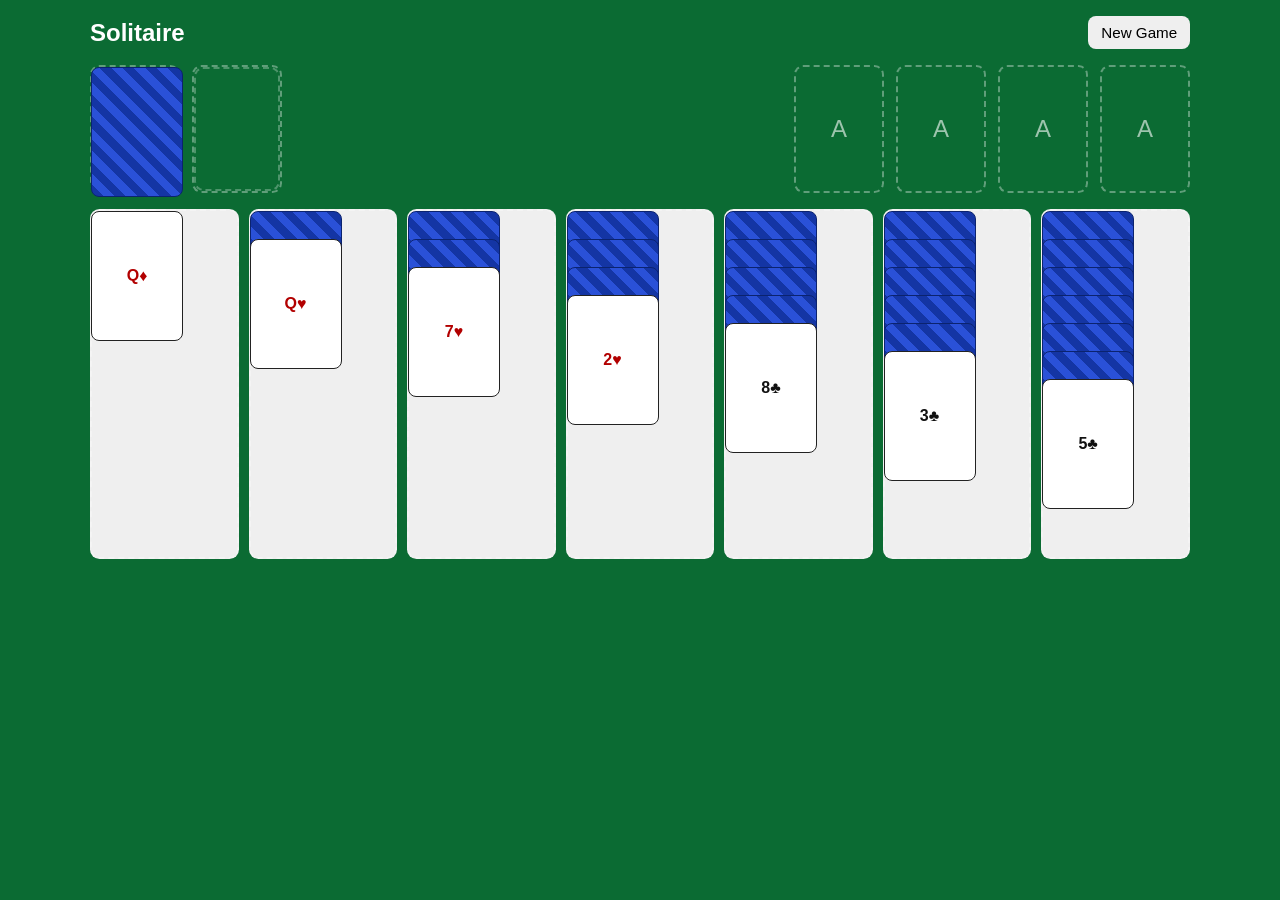
<file: solitaire/index.html>
<!DOCTYPE html>
<html lang="en">
  <head>
    <meta charset="UTF-8" />
    <meta name="viewport" content="width=device-width, initial-scale=1.0" />
    <title>Solitaire</title>
    <link rel="stylesheet" href="./style.css" />
  </head>
  <body>
    <main class="game">
      <header class="top-bar">
        <h1>Solitaire</h1>
        <button id="new-game" type="button">New Game</button>
      </header>

      <section class="upper-row">
        <div class="pile-group">
          <button id="stock" class="pile stock" type="button" aria-label="Draw from stock"></button>
          <button id="waste" class="pile waste" type="button" aria-label="Waste pile"></button>
        </div>
        <div id="foundations" class="pile-group foundations"></div>
      </section>

      <section id="tableau" class="tableau"></section>
      <p id="status" class="status" aria-live="polite"></p>
    </main>

    <script src="./script.js"></script>
  </body>
</html>
</file>
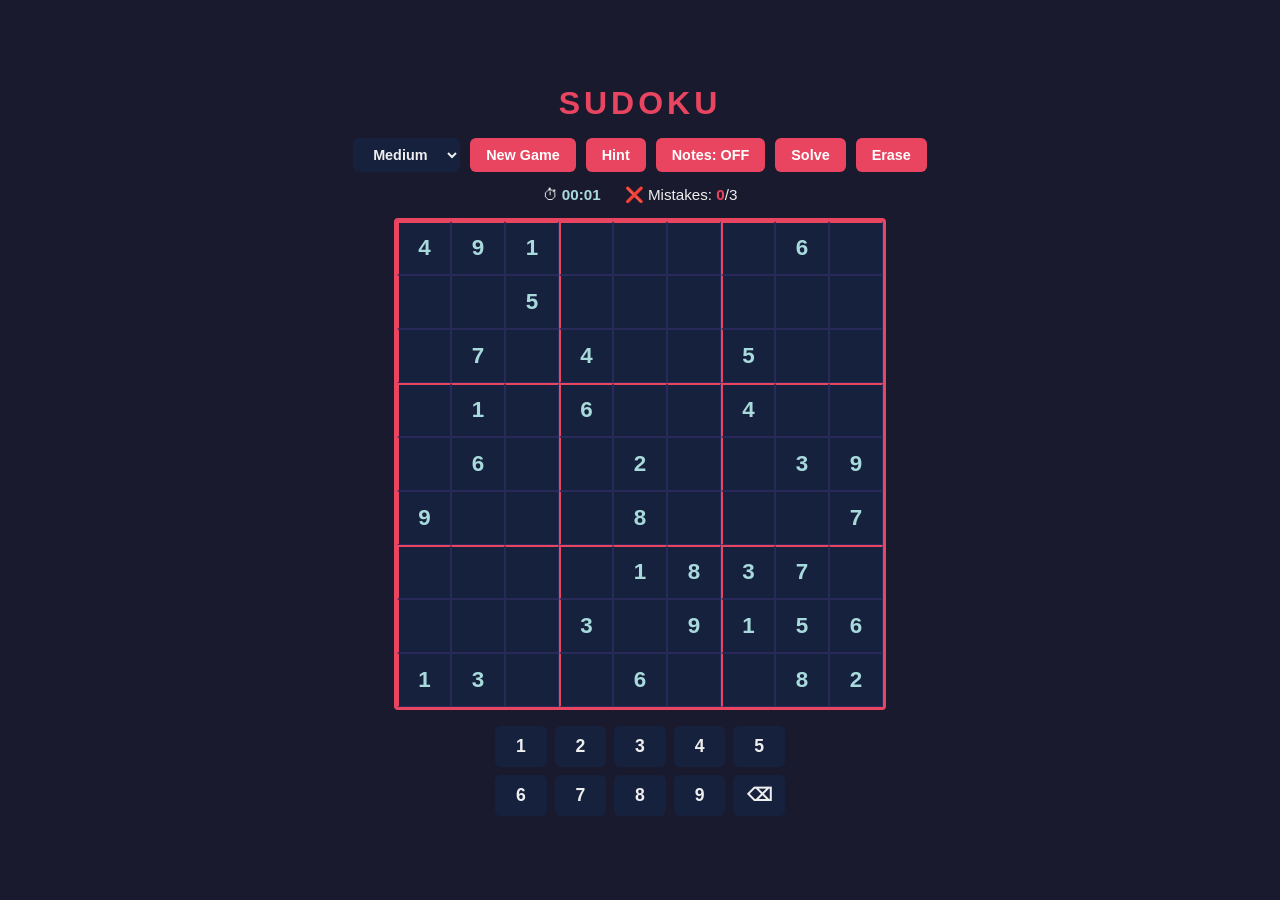
<file: sudoku.html>
<!DOCTYPE html>
<html lang="en">
<head>
  <meta charset="UTF-8" />
  <meta name="viewport" content="width=device-width, initial-scale=1.0" />
  <title>Sudoku</title>
  <style>
    *, *::before, *::after { box-sizing: border-box; margin: 0; padding: 0; }

    body {
      font-family: 'Segoe UI', Arial, sans-serif;
      background: #1a1a2e;
      color: #eee;
      min-height: 100vh;
      display: flex;
      flex-direction: column;
      align-items: center;
      justify-content: center;
      padding: 20px;
    }

    h1 {
      font-size: 2rem;
      letter-spacing: 4px;
      margin-bottom: 16px;
      color: #e94560;
      text-transform: uppercase;
    }

    /* ── toolbar ── */
    .toolbar {
      display: flex;
      gap: 10px;
      flex-wrap: wrap;
      justify-content: center;
      margin-bottom: 14px;
    }

    .toolbar select,
    .toolbar button {
      padding: 8px 16px;
      border: none;
      border-radius: 6px;
      font-size: 0.9rem;
      cursor: pointer;
      font-weight: 600;
      transition: filter 0.15s;
    }
    .toolbar select { background: #16213e; color: #eee; }
    .toolbar button { background: #e94560; color: #fff; }
    .toolbar button:hover,
    .toolbar select:hover { filter: brightness(1.15); }

    /* ── status ── */
    .status-bar {
      display: flex;
      gap: 24px;
      margin-bottom: 14px;
      font-size: 0.95rem;
    }
    #timer { color: #a8dadc; font-weight: 700; }
    #mistakes { color: #e94560; font-weight: 700; }

    /* ── board ── */
    .board-wrapper {
      position: relative;
    }

    #board {
      display: grid;
      grid-template-columns: repeat(9, 1fr);
      gap: 0;
      border: 3px solid #e94560;
      border-radius: 4px;
      background: #16213e;
      user-select: none;
    }

    .cell {
      width: 54px;
      height: 54px;
      display: flex;
      align-items: center;
      justify-content: center;
      font-size: 1.4rem;
      font-weight: 600;
      cursor: pointer;
      border: 1px solid #2a2a5a;
      transition: background 0.1s;
      position: relative;
    }

    /* thick box borders */
    .cell:nth-child(3n+1)  { border-left: 2px solid #e94560; }
    .cell:nth-child(n+1):nth-child(-n+9)   { border-top: 2px solid #e94560; }
    .cell:nth-child(n+28):nth-child(-n+36) { border-top: 2px solid #e94560; }
    .cell:nth-child(n+55):nth-child(-n+63) { border-top: 2px solid #e94560; }

    .cell.given  { color: #a8dadc; }
    .cell.player { color: #f4d03f; }
    .cell.error  { color: #e74c3c; }
    .cell.selected { background: #0f3460; }
    .cell.highlight { background: #1b2a4a; }
    .cell.same-num  { background: #1e3a5f; }

    /* pencil marks */
    .notes-grid {
      display: grid;
      grid-template-columns: repeat(3, 1fr);
      grid-template-rows: repeat(3, 1fr);
      width: 100%;
      height: 100%;
      position: absolute;
      inset: 0;
      padding: 1px;
    }
    .note-digit {
      font-size: 0.55rem;
      display: flex;
      align-items: center;
      justify-content: center;
      color: #aaa;
    }

    /* ── number pad ── */
    #numpad {
      display: grid;
      grid-template-columns: repeat(5, 1fr);
      gap: 8px;
      margin-top: 16px;
      width: 100%;
      max-width: 290px;
    }
    #numpad button {
      padding: 10px 0;
      border: none;
      border-radius: 6px;
      background: #16213e;
      color: #eee;
      font-size: 1.1rem;
      font-weight: 700;
      cursor: pointer;
      transition: background 0.15s, color 0.15s;
    }
    #numpad button:hover { background: #e94560; color: #fff; }
    #numpad button.active { background: #e94560; color: #fff; }

    /* ── overlay ── */
    #overlay {
      display: none;
      position: fixed;
      inset: 0;
      background: rgba(0,0,0,.75);
      align-items: center;
      justify-content: center;
      z-index: 10;
    }
    #overlay.show { display: flex; }
    .modal {
      background: #16213e;
      border: 2px solid #e94560;
      border-radius: 12px;
      padding: 40px 50px;
      text-align: center;
    }
    .modal h2 { font-size: 2rem; margin-bottom: 12px; color: #e94560; }
    .modal p  { font-size: 1.1rem; margin-bottom: 24px; color: #ccc; }
    .modal button {
      padding: 10px 28px;
      background: #e94560;
      color: #fff;
      border: none;
      border-radius: 8px;
      font-size: 1rem;
      font-weight: 700;
      cursor: pointer;
    }
  </style>
</head>
<body>

<h1>Sudoku</h1>

<div class="toolbar">
  <select id="difficulty">
    <option value="easy">Easy</option>
    <option value="medium" selected>Medium</option>
    <option value="hard">Hard</option>
  </select>
  <button id="btn-new">New Game</button>
  <button id="btn-hint">Hint</button>
  <button id="btn-notes">Notes: OFF</button>
  <button id="btn-solve">Solve</button>
  <button id="btn-erase">Erase</button>
</div>

<div class="status-bar">
  <span>⏱ <span id="timer">00:00</span></span>
  <span>❌ Mistakes: <span id="mistakes">0</span>/3</span>
</div>

<div class="board-wrapper">
  <div id="board"></div>
</div>

<div id="numpad">
  <!-- 1-9 + erase button built by JS -->
</div>

<div id="overlay">
  <div class="modal">
    <h2 id="modal-title">🎉 You Win!</h2>
    <p id="modal-msg">Puzzle solved!</p>
    <button id="modal-btn">Play Again</button>
  </div>
</div>

<script>
(() => {
  'use strict';

  /* ── helpers ── */
  const getById = id => document.getElementById(id);

  /* ── Sudoku logic ── */

  function emptyGrid() { return Array.from({length:81}, ()=>0); }

  function idx(r,c){ return r*9+c; }

  function isValid(grid, pos, num) {
    const r = Math.floor(pos/9), c = pos%9;
    for (let i=0;i<9;i++){
      if (grid[idx(r,i)]===num && idx(r,i)!==pos) return false;
      if (grid[idx(i,c)]===num && idx(i,c)!==pos) return false;
    }
    const br=Math.floor(r/3)*3, bc=Math.floor(c/3)*3;
    for (let dr=0;dr<3;dr++) for (let dc=0;dc<3;dc++){
      const p=idx(br+dr,bc+dc);
      if (grid[p]===num && p!==pos) return false;
    }
    return true;
  }

  function shuffle(arr){
    for(let i=arr.length-1;i>0;i--){
      const j=Math.floor(Math.random()*(i+1));
      [arr[i],arr[j]]=[arr[j],arr[i]];
    }
    return arr;
  }

  function solve(grid, randomize=false){
    const nums = randomize ? shuffle([1,2,3,4,5,6,7,8,9]) : [1,2,3,4,5,6,7,8,9];
    for(let pos=0;pos<81;pos++){
      if(grid[pos]!==0) continue;
      for(const n of nums){
        if(isValid(grid,pos,n)){
          grid[pos]=n;
          if(solve(grid,randomize)) return true;
          grid[pos]=0;
        }
      }
      return false;
    }
    return true;
  }

  function generatePuzzle(clues){
    const solution = emptyGrid();
    solve(solution, true);

    const puzzle = solution.slice();
    const positions = shuffle([...Array(81).keys()]);
    let removed = 0;
    const target = 81 - clues;

    for(const pos of positions){
      if(removed>=target) break;
      const backup = puzzle[pos];
      puzzle[pos]=0;
      // verify unique solution by counting solutions (stop at 2)
      const test = puzzle.slice();
      if(countSolutions(test)===1){ removed++; } else { puzzle[pos]=backup; }
    }
    return { puzzle, solution };
  }

  function countSolutions(grid, limit=2){
    for(let pos=0;pos<81;pos++){
      if(grid[pos]!==0) continue;
      let count=0;
      for(let n=1;n<=9;n++){
        if(isValid(grid,pos,n)){
          grid[pos]=n;
          count+=countSolutions(grid,limit);
          grid[pos]=0;
          if(count>=limit) return count;
        }
      }
      return count;
    }
    return 1;
  }

  const DIFFICULTY_CLUES = { easy: 46, medium: 32, hard: 24 };

  /* ── state ── */
  let solution=[], puzzle=[], board=[], given=new Set();
  let notes=Array.from({length:81},()=>new Set());
  let selected=-1, notesMode=false, mistakes=0;
  let timerID=null, elapsed=0;
  const MAX_MISTAKES=3;

  /* ── DOM refs ── */
  const boardEl   = getById('board');
  const timerEl   = getById('timer');
  const mistakesEl= getById('mistakes');
  const overlay   = getById('overlay');
  const modalTitle= getById('modal-title');
  const modalMsg  = getById('modal-msg');
  const modalBtn  = getById('modal-btn');
  const btnNotes  = getById('btn-notes');

  /* ── build cells ── */
  const cells = [];
  for(let i=0;i<81;i++){
    const el=document.createElement('div');
    el.className='cell';
    el.dataset.i=i;
    el.addEventListener('click',()=>selectCell(i));
    boardEl.appendChild(el);
    cells.push(el);
  }

  /* ── build numpad ── */
  const numpadEl=getById('numpad');
  for(let n=1;n<=9;n++){
    const btn=document.createElement('button');
    btn.textContent=n;
    btn.addEventListener('click',()=>inputDigit(n));
    numpadEl.appendChild(btn);
  }
  const eraseBtn=document.createElement('button');
  eraseBtn.textContent='⌫';
  eraseBtn.addEventListener('click',eraseCell);
  numpadEl.appendChild(eraseBtn);

  /* ── keyboard ── */
  document.addEventListener('keydown', e=>{
    if(e.key>='1'&&e.key<='9') inputDigit(+e.key);
    else if(e.key==='Backspace'||e.key==='Delete') eraseCell();
    else if(e.key==='ArrowUp'&&selected>=9)    selectCell(selected-9);
    else if(e.key==='ArrowDown'&&selected<72)  selectCell(selected+9);
    else if(e.key==='ArrowLeft'&&selected%9>0) selectCell(selected-1);
    else if(e.key==='ArrowRight'&&selected%9<8)selectCell(selected+1);
  });

  /* ── timer ── */
  function startTimer(){
    clearInterval(timerID);
    elapsed=0;
    timerEl.textContent='00:00';
    timerID=setInterval(()=>{
      elapsed++;
      const m=String(Math.floor(elapsed/60)).padStart(2,'0');
      const s=String(elapsed%60).padStart(2,'0');
      timerEl.textContent=`${m}:${s}`;
    },1000);
  }

  function stopTimer(){ clearInterval(timerID); }

  function formatTime(sec){
    const m=Math.floor(sec/60), s=sec%60;
    return `${m}m ${s}s`;
  }

  /* ── new game ── */
  function newGame(){
    const diff=getById('difficulty').value;
    const clues=DIFFICULTY_CLUES[diff];
    ({puzzle, solution}=generatePuzzle(clues));
    board=puzzle.slice();
    given=new Set(puzzle.reduce((a,v,i)=>v?[...a,i]:a,[]));
    notes=Array.from({length:81},()=>new Set());
    selected=-1;
    mistakes=0;
    mistakesEl.textContent=0;
    overlay.classList.remove('show');
    startTimer();
    render();
  }

  /* ── select cell ── */
  function selectCell(i){
    selected=i;
    render();
  }

  /* ── input digit ── */
  function inputDigit(n){
    if(selected<0||given.has(selected)) return;
    if(notesMode){
      if(notes[selected].has(n)) notes[selected].delete(n);
      else notes[selected].add(n);
      render();
      return;
    }
    notes[selected].clear();
    if(board[selected]===n){ board[selected]=0; render(); return; }
    board[selected]=n;
    if(n!==solution[selected]){
      mistakes++;
      mistakesEl.textContent=mistakes;
      if(mistakes>=MAX_MISTAKES){
        stopTimer();
        modalTitle.textContent='💀 Game Over';
        modalMsg.textContent='Too many mistakes!';
        overlay.classList.add('show');
        return;
      }
    }
    render();
    checkWin();
  }

  /* ── erase ── */
  function eraseCell(){
    if(selected<0||given.has(selected)) return;
    board[selected]=0;
    notes[selected].clear();
    render();
  }

  /* ── hint ── */
  getById('btn-hint').addEventListener('click',()=>{
    const empties=[];
    for(let i=0;i<81;i++) if(!given.has(i)&&board[i]===0) empties.push(i);
    if(!empties.length) return;
    const pos=empties[Math.floor(Math.random()*empties.length)];
    given.add(pos);          // treat hinted cell as given
    board[pos]=solution[pos];
    notes[pos].clear();
    selected=pos;
    render();
    checkWin();
  });

  /* ── solve ── */
  getById('btn-solve').addEventListener('click',()=>{
    stopTimer();
    board=solution.slice();
    render();
    overlay.classList.remove('show');
  });

  /* ── notes toggle ── */
  btnNotes.addEventListener('click',()=>{
    notesMode=!notesMode;
    btnNotes.textContent=`Notes: ${notesMode?'ON':'OFF'}`;
    btnNotes.style.background=notesMode?'#457b9d':'#e94560';
  });

  /* ── erase button ── */
  getById('btn-erase').addEventListener('click',eraseCell);

  /* ── new game button ── */
  getById('btn-new').addEventListener('click',newGame);
  modalBtn.addEventListener('click',newGame);

  /* ── win check ── */
  function checkWin(){
    if(board.every((v,i)=>v===solution[i])){
      stopTimer();
      modalTitle.textContent='🎉 You Win!';
      modalMsg.textContent=`Puzzle solved in ${formatTime(elapsed)}.`;
      overlay.classList.add('show');
    }
  }

  /* ── render ── */
  function render(){
    const selRow=selected<0?-1:Math.floor(selected/9);
    const selCol=selected<0?-1:selected%9;
    const selBox=selected<0?-1:(Math.floor(selRow/3)*3+Math.floor(selCol/3));
    const selNum=selected<0?0:board[selected];

    cells.forEach((el,i)=>{
      const r=Math.floor(i/9), c=i%9;
      const box=Math.floor(r/3)*3+Math.floor(c/3);
      const val=board[i];

      // classes
      el.className='cell';
      if(given.has(i)) el.classList.add('given');
      else if(val&&val!==solution[i]) el.classList.add('error');
      else if(val) el.classList.add('player');

      if(i===selected) el.classList.add('selected');
      else if(r===selRow||c===selCol||box===selBox) el.classList.add('highlight');
      if(selNum&&val===selNum&&i!==selected) el.classList.add('same-num');

      // content
      el.innerHTML='';
      if(val){
        el.textContent=val;
      } else if(notes[i].size){
        const ng=document.createElement('div');
        ng.className='notes-grid';
        for(let d=1;d<=9;d++){
          const nd=document.createElement('div');
          nd.className='note-digit';
          nd.textContent=notes[i].has(d)?d:'';
          ng.appendChild(nd);
        }
        el.appendChild(ng);
      }
    });
  }

  /* ── start ── */
  newGame();
})();
</script>
</body>
</html>
</file>
<file: solitaire/style.css>
:root {
  color-scheme: light;
  font-family: "Segoe UI", Tahoma, Geneva, Verdana, sans-serif;
}

body {
  margin: 0;
  min-height: 100vh;
  background: #0b6b33;
  color: #fff;
}

.game {
  max-width: 1100px;
  margin: 0 auto;
  padding: 1rem;
}

.top-bar {
  display: flex;
  align-items: center;
  justify-content: space-between;
  gap: 1rem;
  margin-bottom: 1rem;
}

.top-bar h1 {
  margin: 0;
  font-size: 1.5rem;
}

#new-game {
  border: none;
  border-radius: 0.5rem;
  padding: 0.5rem 0.8rem;
  font-size: 0.95rem;
  cursor: pointer;
}

.upper-row {
  display: flex;
  justify-content: space-between;
  gap: 1rem;
  margin-bottom: 1rem;
}

.pile-group {
  display: flex;
  gap: 0.75rem;
}

.foundations {
  width: min(100%, 420px);
  justify-content: flex-end;
}

.pile {
  position: relative;
  width: 90px;
  height: 128px;
  border: 2px dashed rgba(255, 255, 255, 0.35);
  border-radius: 0.6rem;
  background: transparent;
  padding: 0;
  color: inherit;
}

.stock,
.waste,
.foundation,
.tableau-pile {
  cursor: pointer;
}

.tableau {
  display: grid;
  grid-template-columns: repeat(7, minmax(90px, 1fr));
  gap: 0.6rem;
}

.tableau-pile {
  min-height: 350px;
  border: 2px dashed rgba(255, 255, 255, 0.35);
  border-radius: 0.6rem;
  position: relative;
}

.card {
  width: 90px;
  height: 128px;
  border-radius: 0.5rem;
  border: 1px solid #222;
  background: #fff;
  color: #111;
  position: absolute;
  left: -1px;
  display: flex;
  align-items: center;
  justify-content: center;
  font-weight: 700;
  font-size: 1rem;
  user-select: none;
}

.card.red {
  color: #b20000;
}

.card.back {
  background: repeating-linear-gradient(
    45deg,
    #1435a4,
    #1435a4 8px,
    #2a51d8 8px,
    #2a51d8 16px
  );
  border-color: #0b236f;
  color: transparent;
}

.card.selected {
  outline: 3px solid #ffd95c;
  z-index: 100;
}

.placeholder {
  position: absolute;
  inset: 0;
  border-radius: 0.6rem;
  border: 2px dashed rgba(255, 255, 255, 0.28);
}

.status {
  margin-top: 1rem;
  min-height: 1.25rem;
  font-weight: 600;
}

@media (max-width: 860px) {
  .pile,
  .card {
    width: 72px;
    height: 104px;
  }

  .tableau {
    overflow-x: auto;
    padding-bottom: 0.5rem;
  }

  .tableau-pile {
    min-height: 300px;
  }
}
</file>
